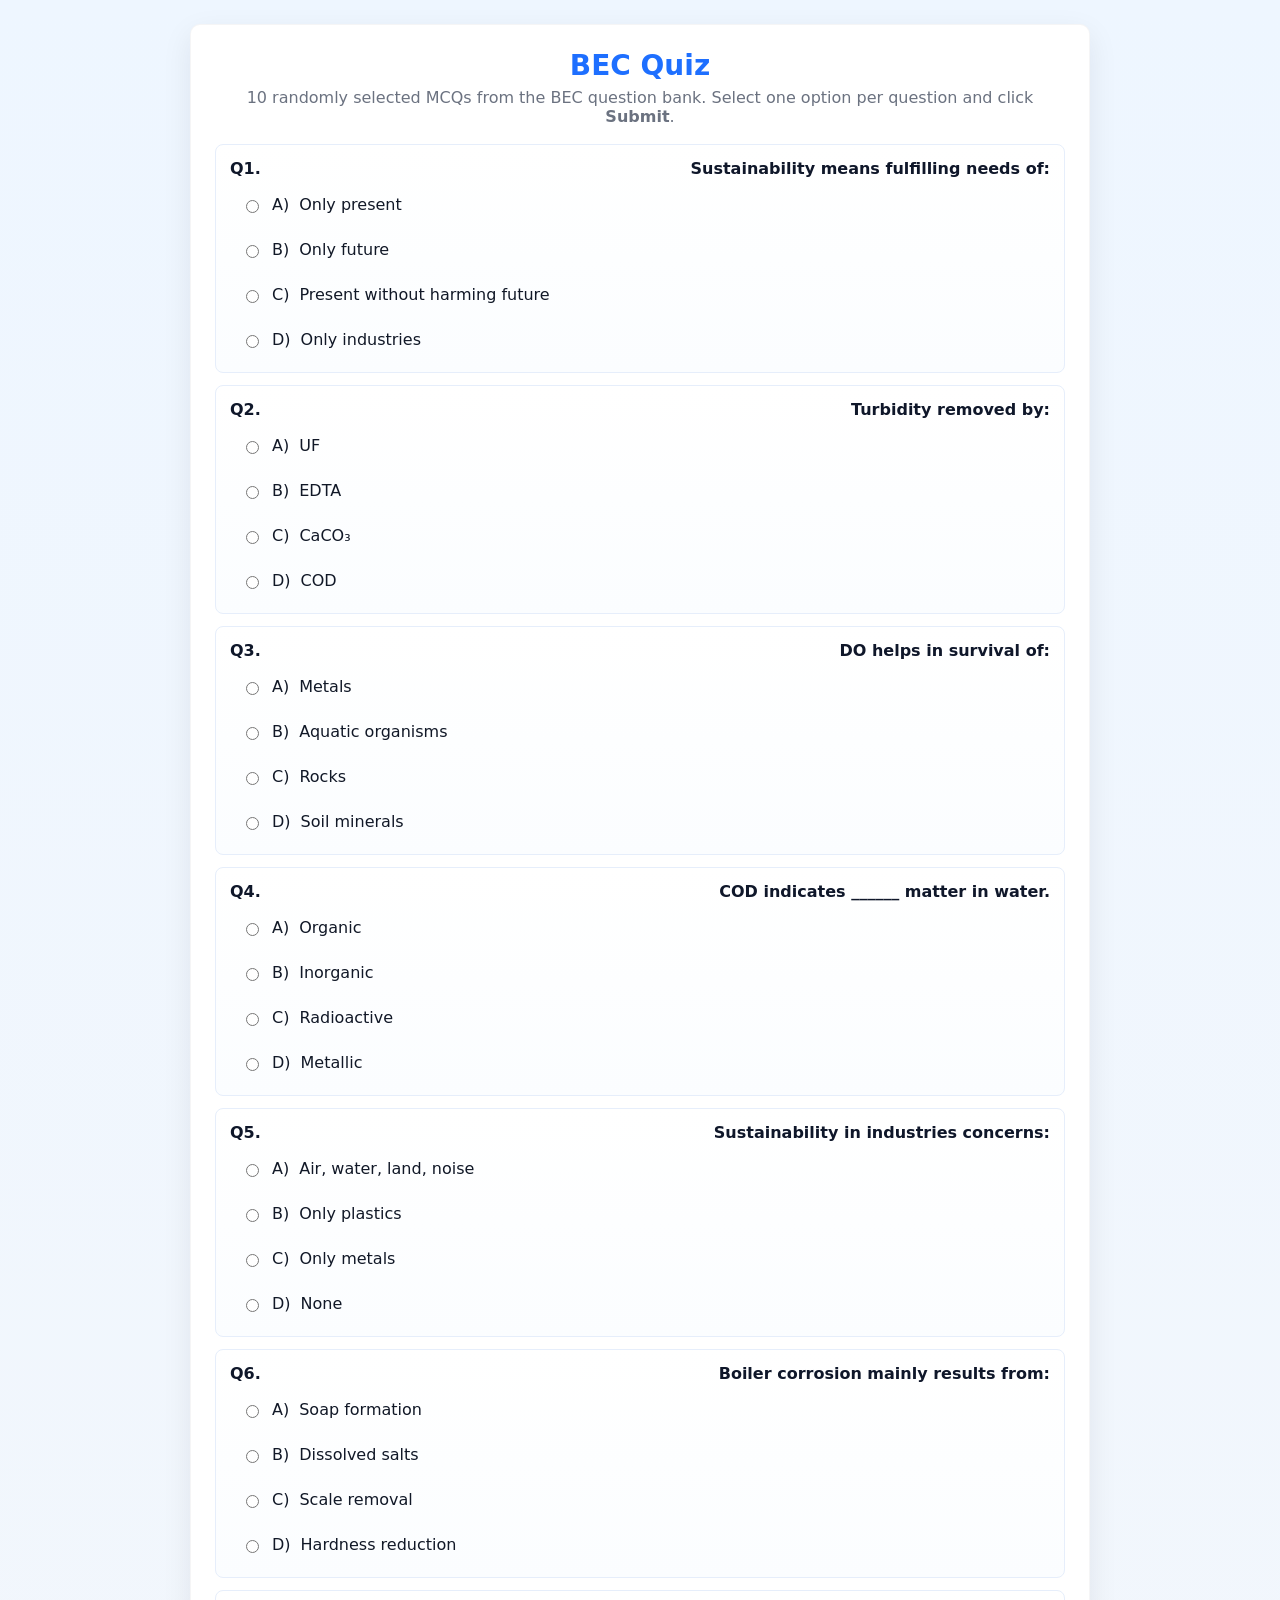
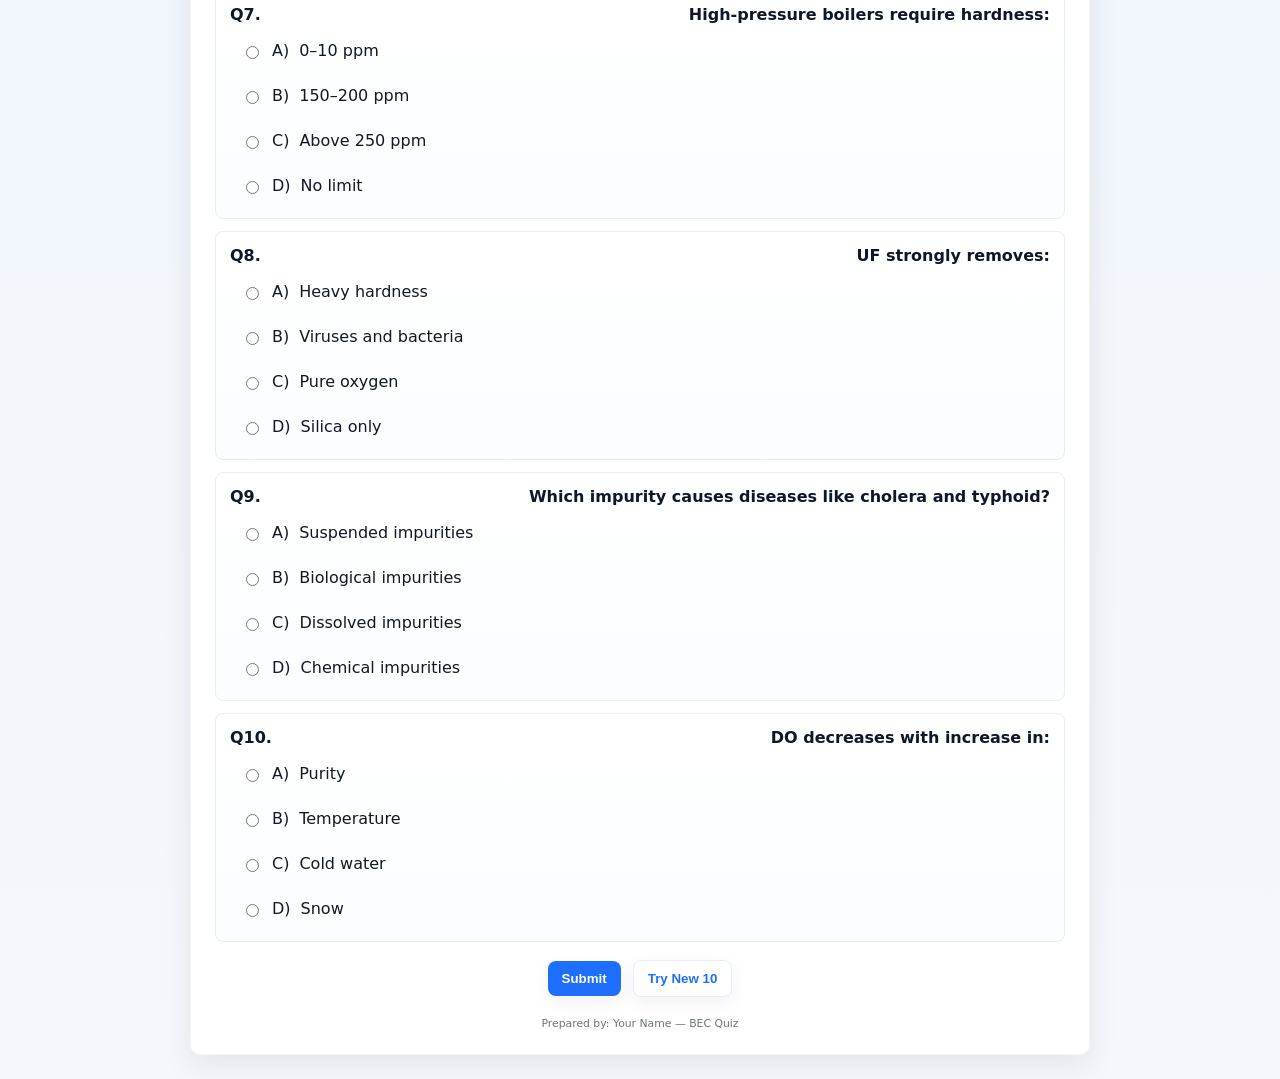
<file: index.html>
<!DOCTYPE html>
<html lang="en">
<head>
  <meta charset="utf-8" />
  <meta name="viewport" content="width=device-width,initial-scale=1" />
  <title>BEC Quiz — 10 MCQs</title>
  <link rel="stylesheet" href="style.css" />
</head>
<body>
  <div class="container">
    <header>
      <h1>BEC Quiz</h1>
      <p>10 randomly selected MCQs from the BEC question bank. Select one option per question and click <strong>Submit</strong>.</p>
    </header>

    <main id="quiz-area">
      <div id="questions"></div>

      <div class="actions">
        <button id="submitBtn">Submit</button>
        <button id="reloadBtn">Try New 10</button>
      </div>

      <div id="result" class="result hidden">
        <h2>Your Result</h2>
        <p id="scoreText"></p>
        <p id="percentText"></p>
      </div>
    </main>

    <footer>
      <small>Prepared by: Your Name — BEC Quiz</small>
    </footer>
  </div>

  <script src="script.js"></script>
</body>
</html>
</file>
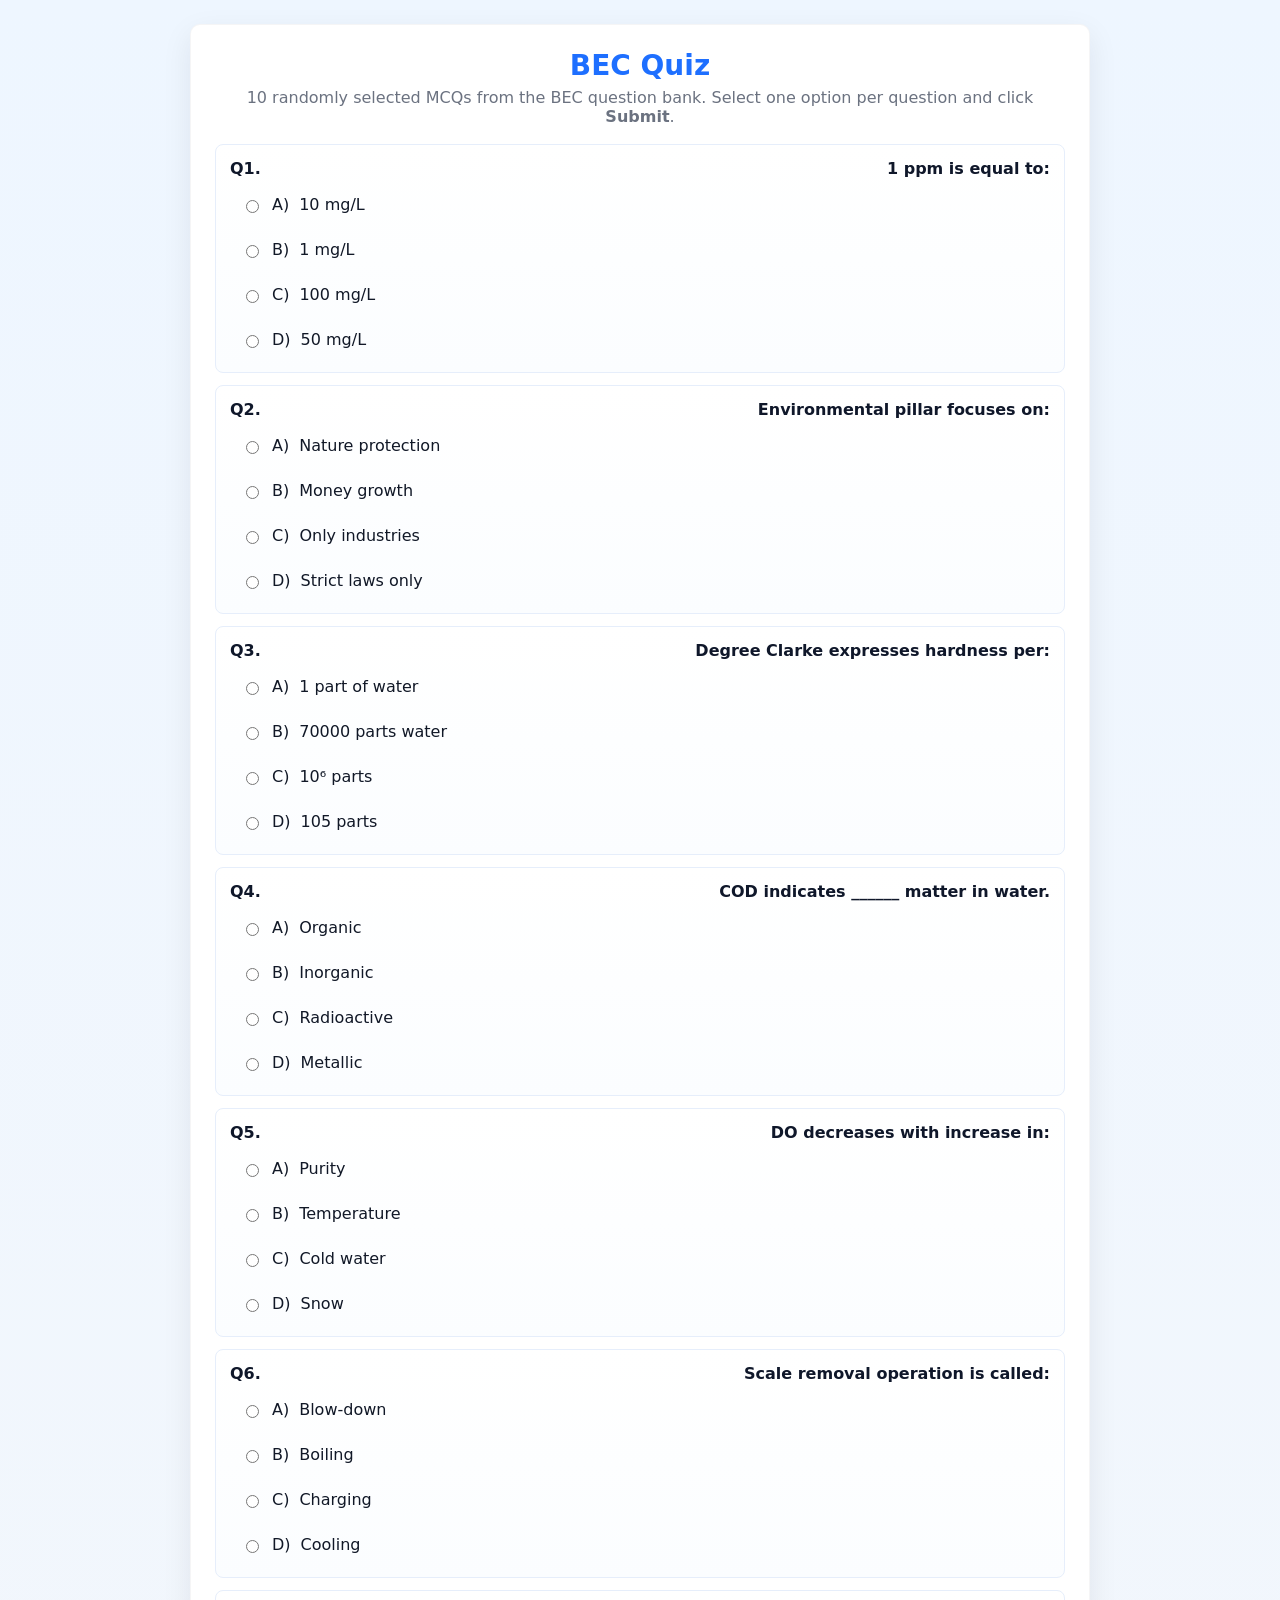
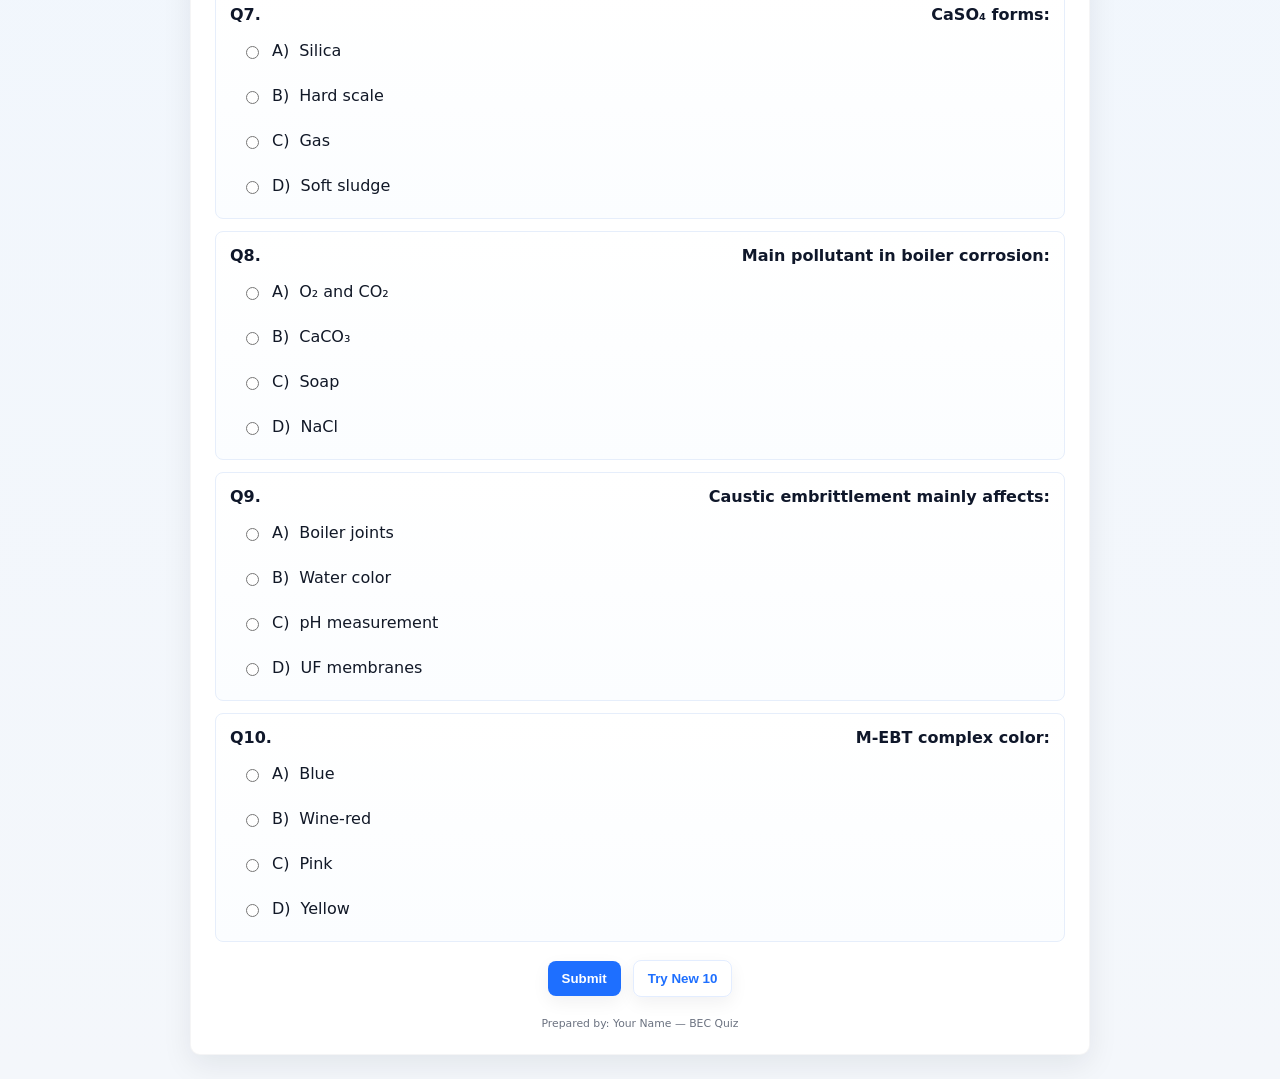
<file: map.html>
<!DOCTYPE html>
<html lang="en">
<head>
  <meta charset="utf-8" />
  <meta name="viewport" content="width=device-width,initial-scale=1" />
  <title>BEC Quiz — 10 MCQs</title>
  <link rel="stylesheet" href="style.css" />
</head>
<body>
  <div class="container">
    <header>
      <h1>BEC Quiz</h1>
      <p>10 randomly selected MCQs from the BEC question bank. Select one option per question and click <strong>Submit</strong>.</p>
    </header>

    <main id="quiz-area">
      <div id="questions"></div>

      <div class="actions">
        <button id="submitBtn">Submit</button>
        <button id="reloadBtn">Try New 10</button>
      </div>

      <div id="result" class="result hidden">
        <h2>Your Result</h2>
        <p id="scoreText"></p>
        <p id="percentText"></p>
      </div>
    </main>

    <footer>
      <small>Prepared by: Your Name — BEC Quiz</small>
    </footer>
  </div>

  <script src="script.js"></script>
</body>
</html>
</file>
<file: style.css>
:root{
  --bg: #f4f7fb;
  --card: #ffffff;
  --accent: #1e6fff;
  --success: #2e9b57;
  --danger: #d64545;
  --muted: #6b7280;
  --radius: 10px;
}

*{box-sizing:border-box}
body{
  margin:0;
  font-family: Inter, system-ui, -apple-system, "Segoe UI", Roboto, "Helvetica Neue", Arial;
  background: linear-gradient(180deg,#eef6ff 0%,var(--bg) 100%);
  color:#111827;
  padding:24px;
  display:flex;
  align-items:center;
  justify-content:center;
  min-height:100vh;
}

.container{
  width:100%;
  max-width:900px;
  background:var(--card);
  border-radius:var(--radius);
  box-shadow: 0 10px 30px rgba(17,24,39,0.08);
  padding:24px;
  border:1px solid rgba(15,23,42,0.04);
}

header{
  text-align:center;
  margin-bottom:18px;
}
header h1{
  margin:0;
  color:var(--accent);
  font-size:28px;
}
header p{ margin:6px 0 0;color:var(--muted) }

.question-card{
  border:1px solid #e6eefb;
  background: linear-gradient(180deg, #ffffff 0%, #fbfdff 100%);
  padding:14px;
  border-radius:8px;
  margin-bottom:12px;
}

.q-top{
  display:flex;
  justify-content:space-between;
  align-items:center;
  gap:12px;
  margin-bottom:8px;
}

.q-no{ font-weight:700; color:#0f172a; }
.q-text{ font-weight:600; color:#0f172a; }

.options{ display:flex; flex-direction:column; gap:8px; margin-top:6px; }

.option{
  display:flex;
  align-items:center;
  gap:10px;
  padding:8px 10px;
  border-radius:6px;
  border:1px solid transparent;
  cursor:pointer;
  transition:all .12s ease;
  user-select:none;
}
.option:hover{ transform:translateY(-2px); box-shadow:0 6px 18px rgba(14, 30, 37, .06); }

.option input[type="radio"]{ accent-color: var(--accent); }

.option.correct{
  background: rgba(46,155,87,0.08);
  border-color: rgba(46,155,87,0.18);
}
.option.wrong{
  background: rgba(214,69,69,0.08);
  border-color: rgba(214,69,69,0.18);
  opacity:0.95;
}
.option.dim{ opacity:0.6; }

.meta{ font-size:13px; color:var(--muted); margin-top:8px; }

.actions{
  display:flex;
  gap:12px;
  justify-content:center;
  margin-top:18px;
  align-items:center;
}

button{
  padding:10px 14px;
  border-radius:8px;
  border:none;
  font-weight:600;
  cursor:pointer;
  box-shadow: 0 6px 18px rgba(17,24,39,0.06);
}

#submitBtn{
  background:var(--accent); color:white;
}
#reloadBtn{
  background:transparent; color:var(--accent);
  border:1px solid rgba(30,111,255,0.12);
}

.result{
  margin-top:18px;
  text-align:center;
  padding:12px;
  border-radius:8px;
  border:1px dashed rgba(15,23,42,0.06);
}
.hidden{ display:none; }

.correct-badge{ color:var(--success); font-weight:700; }
.wrong-badge{ color:var(--danger); font-weight:700; }

footer{
  margin-top:18px;
  text-align:center;
  color:var(--muted);
  font-size:13px;
}
</file>
